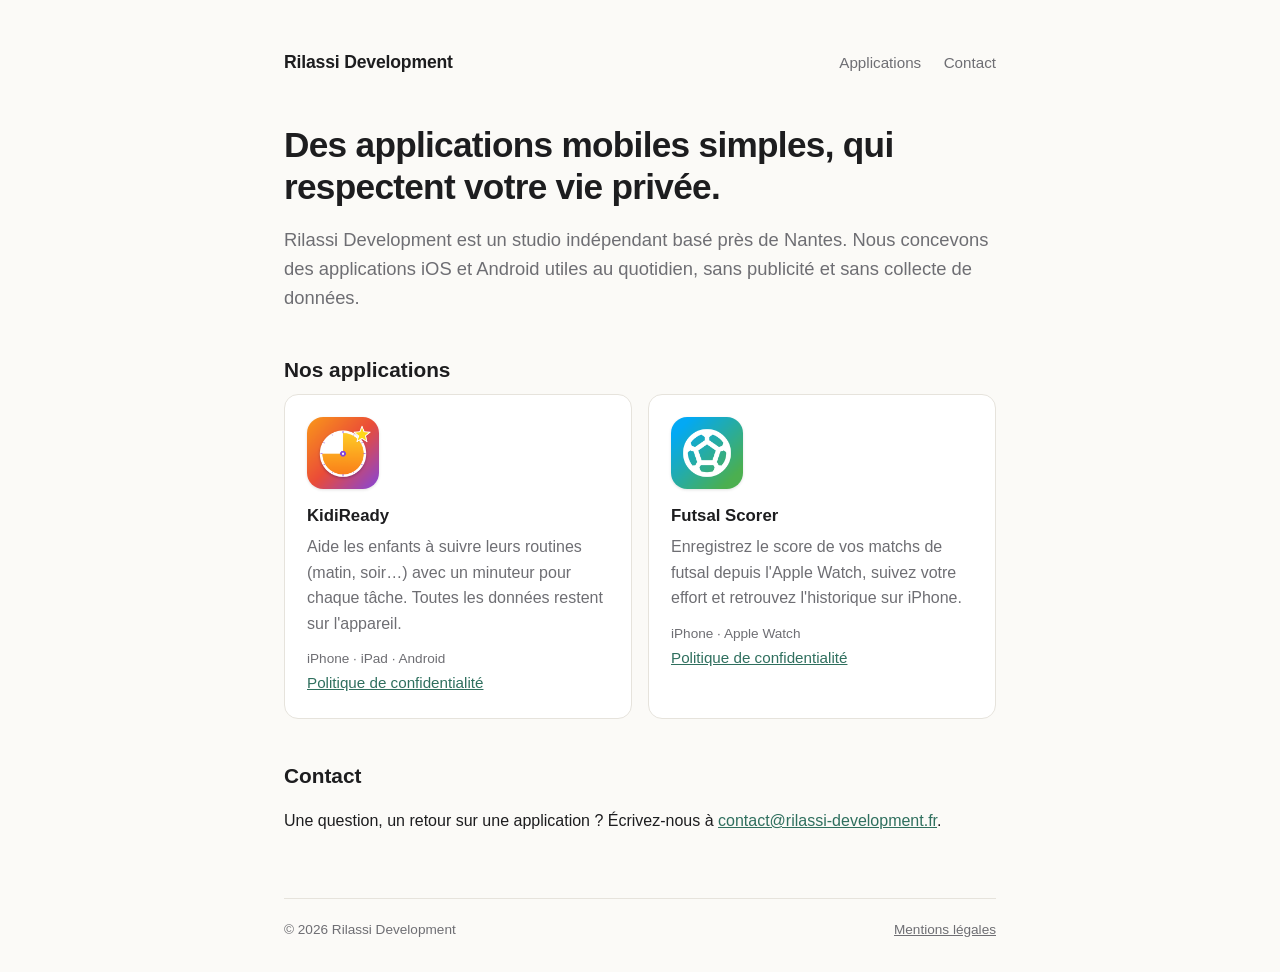
<file: index.html>
<!DOCTYPE html>
<html lang="fr">
<head>
  <meta charset="utf-8">
  <meta name="viewport" content="width=device-width, initial-scale=1">
  <title>Rilassi Development — Applications mobiles</title>
  <meta name="description" content="Rilassi Development conçoit et publie des applications mobiles simples et respectueuses de la vie privée : KidiReady et Futsal Scorer.">
  <link rel="stylesheet" href="/style.css">
</head>
<body>
  <div class="wrap">
    <header class="site">
      <a class="brand" href="/">Rilassi Development</a>
      <nav>
        <a href="#apps">Applications</a>
        <a href="#contact">Contact</a>
      </nav>
    </header>

    <main>
      <h1>Des applications mobiles simples, qui respectent votre vie privée.</h1>
      <p class="lead">Rilassi Development est un studio indépendant basé près de Nantes. Nous concevons des applications iOS et Android utiles au quotidien, sans publicité et sans collecte de données.</p>

      <h2 id="apps">Nos applications</h2>
      <div class="apps">
        <article class="app">
          <img class="icon" src="/img/kidiready.png" alt="Icône de KidiReady" width="72" height="72">
          <h3>KidiReady</h3>
          <p>Aide les enfants à suivre leurs routines (matin, soir…) avec un minuteur pour chaque tâche. Toutes les données restent sur l'appareil.</p>
          <div class="platforms">iPhone · iPad · Android</div>
          <div class="links"><a href="/kidiready/confidentialite.html">Politique de confidentialité</a></div>
        </article>
        <article class="app">
          <img class="icon" src="/img/futsalscorer.png" alt="Icône de Futsal Scorer" width="72" height="72">
          <h3>Futsal Scorer</h3>
          <p>Enregistrez le score de vos matchs de futsal depuis l'Apple Watch, suivez votre effort et retrouvez l'historique sur iPhone.</p>
          <div class="platforms">iPhone · Apple Watch</div>
          <div class="links"><a href="/futsalscorer/confidentialite.html">Politique de confidentialité</a></div>
        </article>
      </div>

      <h2 id="contact">Contact</h2>
      <p>Une question, un retour sur une application ? Écrivez-nous à <a href="mailto:contact@rilassi-development.fr">contact@rilassi-development.fr</a>.</p>
    </main>

    <footer class="site">
      <span>© 2026 Rilassi Development</span>
      <a href="/mentions-legales.html">Mentions légales</a>
    </footer>
  </div>
</body>
</html>
</file>
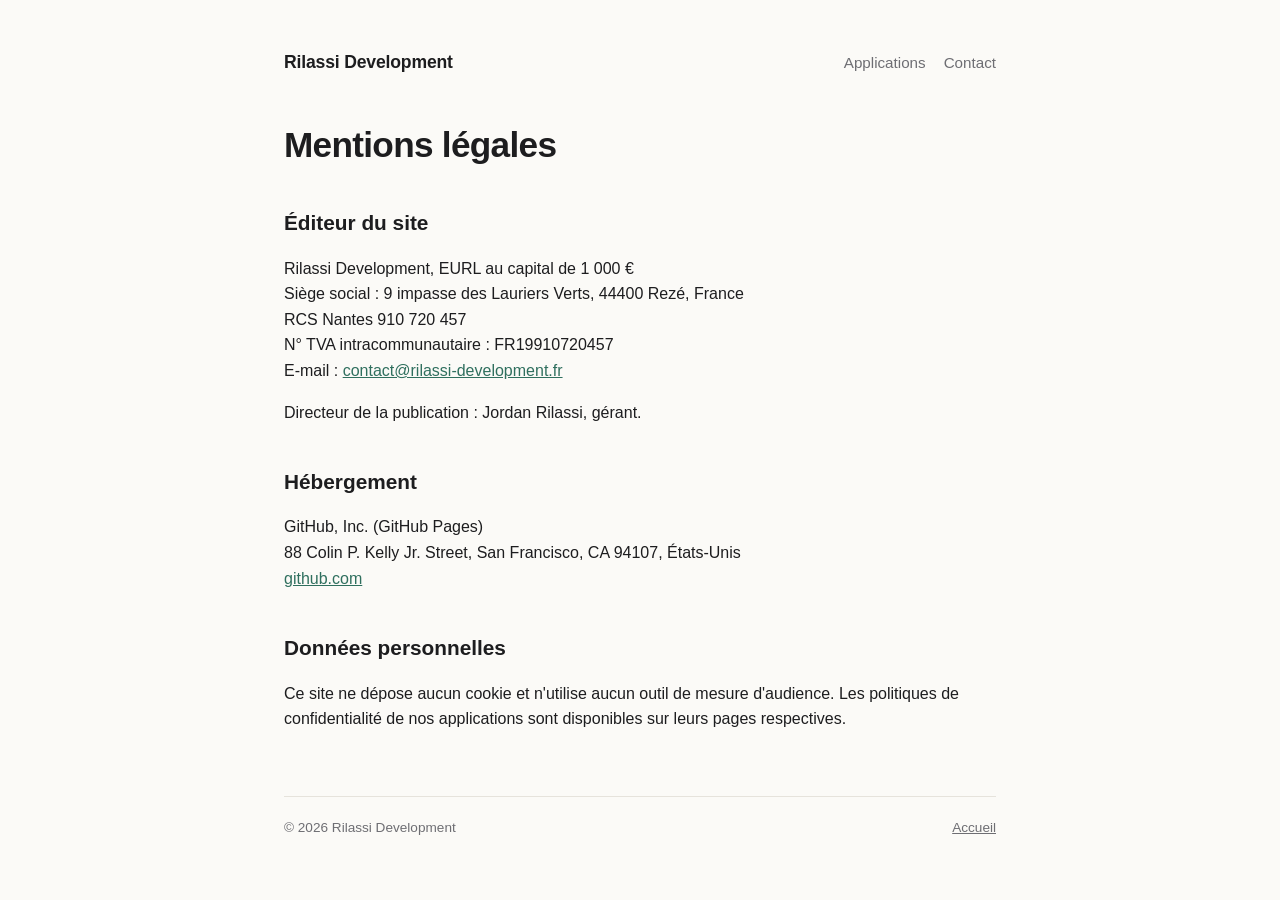
<file: mentions-legales.html>
<!DOCTYPE html>
<html lang="fr">
<head>
  <meta charset="utf-8">
  <meta name="viewport" content="width=device-width, initial-scale=1">
  <title>Mentions légales — Rilassi Development</title>
  <link rel="stylesheet" href="/style.css">
</head>
<body>
  <div class="wrap">
    <header class="site">
      <a class="brand" href="/">Rilassi Development</a>
      <nav><a href="/#apps">Applications</a><a href="/#contact">Contact</a></nav>
    </header>

    <main>
      <h1>Mentions légales</h1>

      <h2>Éditeur du site</h2>
      <p>
        Rilassi Development, EURL au capital de 1 000 €<br>
        Siège social : 9 impasse des Lauriers Verts, 44400 Rezé, France<br>
        RCS Nantes 910 720 457<br>
        N° TVA intracommunautaire : FR19910720457<br>
        E-mail : <a href="mailto:contact@rilassi-development.fr">contact@rilassi-development.fr</a>
      </p>
      <p>Directeur de la publication : Jordan Rilassi, gérant.</p>

      <h2>Hébergement</h2>
      <p>
        GitHub, Inc. (GitHub Pages)<br>
        88 Colin P. Kelly Jr. Street, San Francisco, CA 94107, États-Unis<br>
        <a href="https://github.com">github.com</a>
      </p>

      <h2>Données personnelles</h2>
      <p>Ce site ne dépose aucun cookie et n'utilise aucun outil de mesure d'audience. Les politiques de confidentialité de nos applications sont disponibles sur leurs pages respectives.</p>
    </main>

    <footer class="site">
      <span>© 2026 Rilassi Development</span>
      <a href="/">Accueil</a>
    </footer>
  </div>
</body>
</html>
</file>
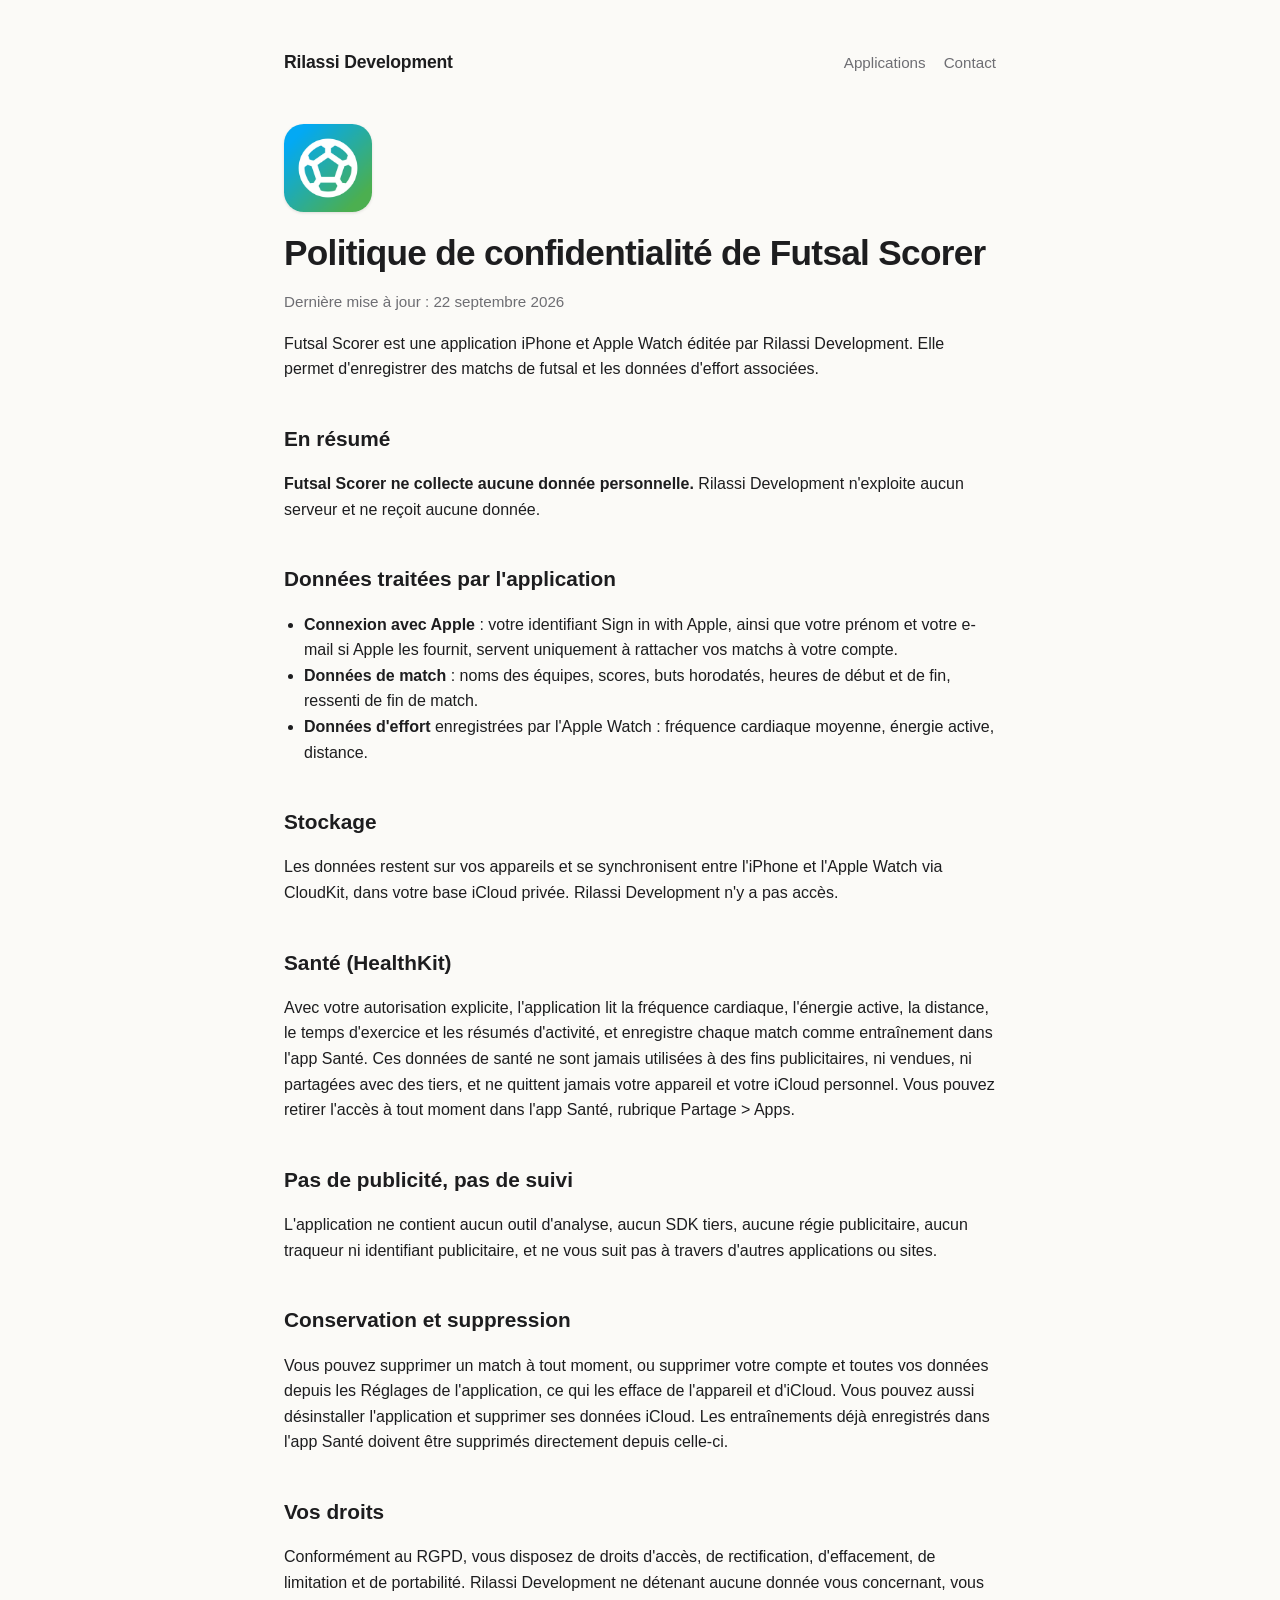
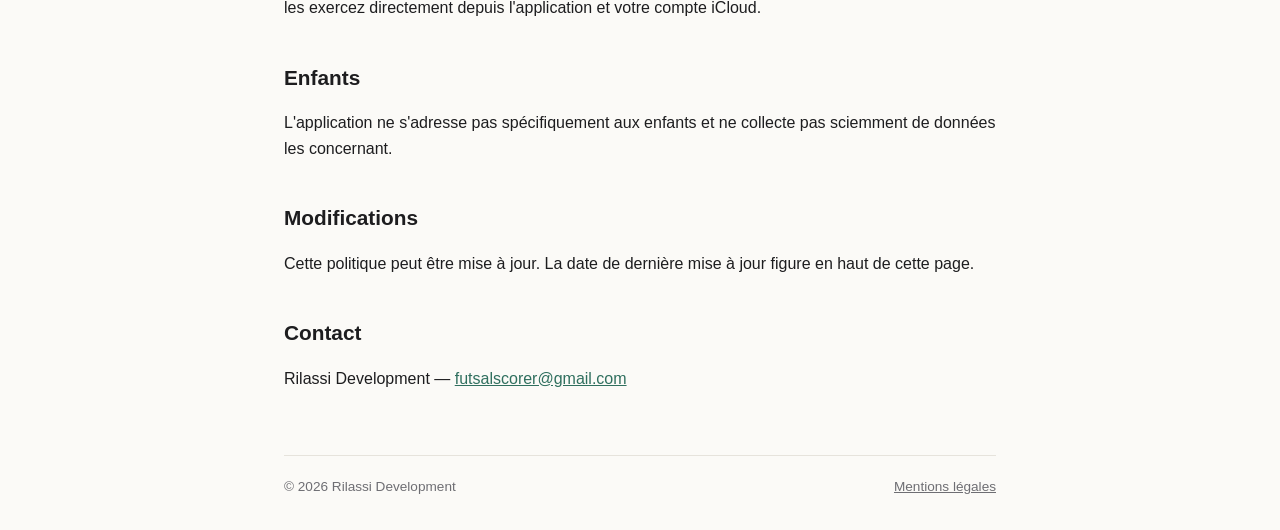
<file: futsalscorer/confidentialite.html>
<!DOCTYPE html>
<html lang="fr">
<head>
  <meta charset="utf-8">
  <meta name="viewport" content="width=device-width, initial-scale=1">
  <title>Futsal Scorer — Politique de confidentialité</title>
  <link rel="stylesheet" href="/style.css">
</head>
<body>
  <div class="wrap">
    <header class="site">
      <a class="brand" href="/">Rilassi Development</a>
      <nav><a href="/#apps">Applications</a><a href="/#contact">Contact</a></nav>
    </header>

    <main>
      <img class="page-icon" src="/img/futsalscorer.png" alt="Icône de Futsal Scorer" width="88" height="88">
      <h1>Politique de confidentialité de Futsal Scorer</h1>
      <p class="meta">Dernière mise à jour : 22 septembre 2026</p>

      <p>Futsal Scorer est une application iPhone et Apple Watch éditée par Rilassi Development. Elle permet d'enregistrer des matchs de futsal et les données d'effort associées.</p>

      <h2>En résumé</h2>
      <p><strong>Futsal Scorer ne collecte aucune donnée personnelle.</strong> Rilassi Development n'exploite aucun serveur et ne reçoit aucune donnée.</p>

      <h2>Données traitées par l'application</h2>
      <ul>
        <li><strong>Connexion avec Apple</strong> : votre identifiant Sign in with Apple, ainsi que votre prénom et votre e-mail si Apple les fournit, servent uniquement à rattacher vos matchs à votre compte.</li>
        <li><strong>Données de match</strong> : noms des équipes, scores, buts horodatés, heures de début et de fin, ressenti de fin de match.</li>
        <li><strong>Données d'effort</strong> enregistrées par l'Apple Watch : fréquence cardiaque moyenne, énergie active, distance.</li>
      </ul>

      <h2>Stockage</h2>
      <p>Les données restent sur vos appareils et se synchronisent entre l'iPhone et l'Apple Watch via CloudKit, dans votre base iCloud privée. Rilassi Development n'y a pas accès.</p>

      <h2>Santé (HealthKit)</h2>
      <p>Avec votre autorisation explicite, l'application lit la fréquence cardiaque, l'énergie active, la distance, le temps d'exercice et les résumés d'activité, et enregistre chaque match comme entraînement dans l'app Santé. Ces données de santé ne sont jamais utilisées à des fins publicitaires, ni vendues, ni partagées avec des tiers, et ne quittent jamais votre appareil et votre iCloud personnel. Vous pouvez retirer l'accès à tout moment dans l'app Santé, rubrique Partage &gt; Apps.</p>

      <h2>Pas de publicité, pas de suivi</h2>
      <p>L'application ne contient aucun outil d'analyse, aucun SDK tiers, aucune régie publicitaire, aucun traqueur ni identifiant publicitaire, et ne vous suit pas à travers d'autres applications ou sites.</p>

      <h2>Conservation et suppression</h2>
      <p>Vous pouvez supprimer un match à tout moment, ou supprimer votre compte et toutes vos données depuis les Réglages de l'application, ce qui les efface de l'appareil et d'iCloud. Vous pouvez aussi désinstaller l'application et supprimer ses données iCloud. Les entraînements déjà enregistrés dans l'app Santé doivent être supprimés directement depuis celle-ci.</p>

      <h2>Vos droits</h2>
      <p>Conformément au RGPD, vous disposez de droits d'accès, de rectification, d'effacement, de limitation et de portabilité. Rilassi Development ne détenant aucune donnée vous concernant, vous les exercez directement depuis l'application et votre compte iCloud.</p>

      <h2>Enfants</h2>
      <p>L'application ne s'adresse pas spécifiquement aux enfants et ne collecte pas sciemment de données les concernant.</p>

      <h2>Modifications</h2>
      <p>Cette politique peut être mise à jour. La date de dernière mise à jour figure en haut de cette page.</p>

      <h2>Contact</h2>
      <p>Rilassi Development — <a href="mailto:futsalscorer@gmail.com">futsalscorer@gmail.com</a></p>
    </main>

    <footer class="site">
      <span>© 2026 Rilassi Development</span>
      <a href="/mentions-legales.html">Mentions légales</a>
    </footer>
  </div>
</body>
</html>
</file>
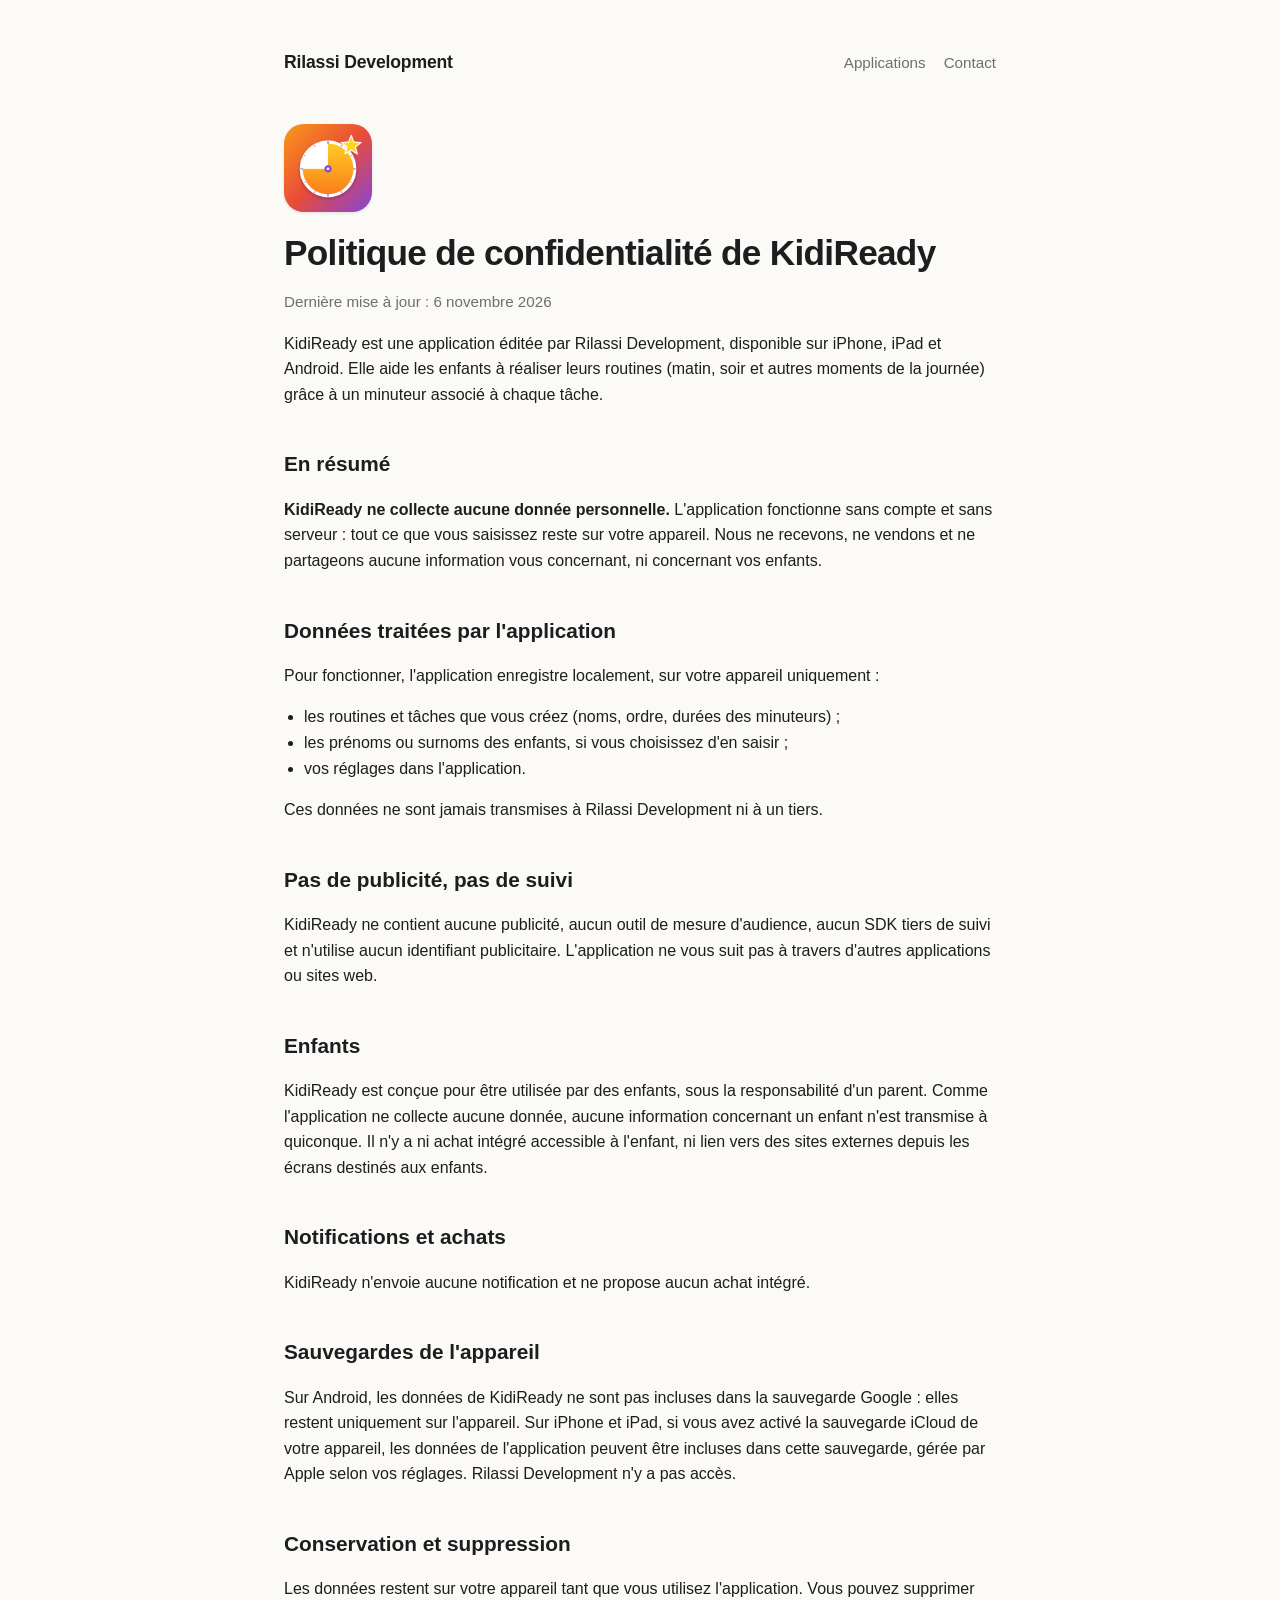
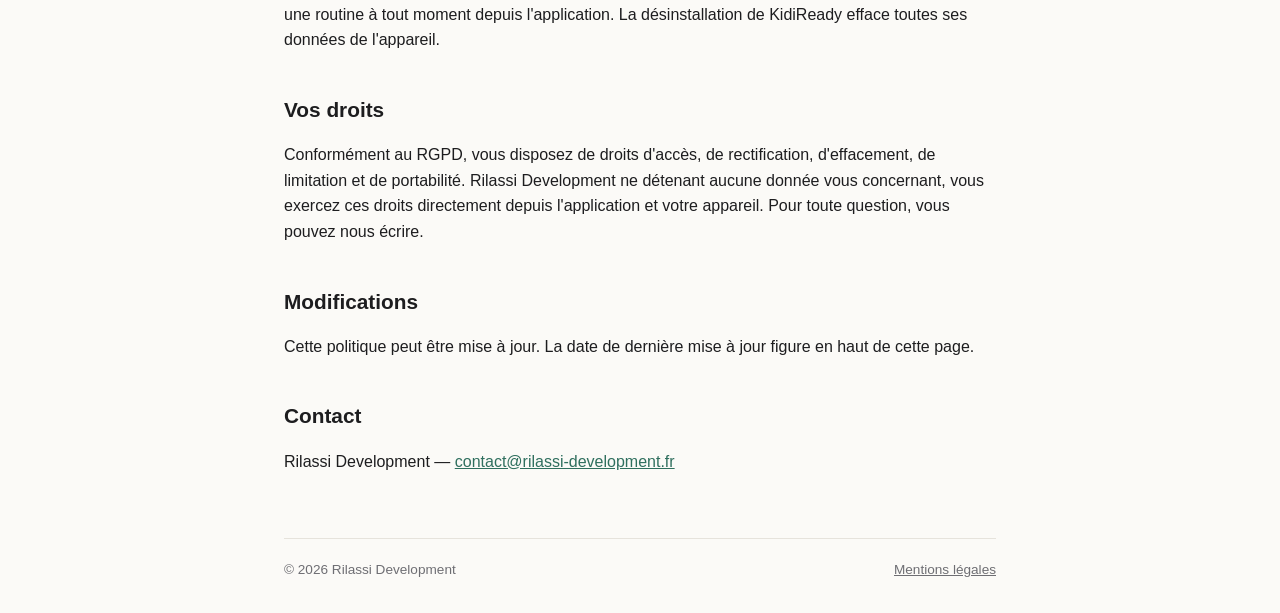
<file: kidiready/confidentialite.html>
<!DOCTYPE html>
<html lang="fr">
<head>
  <meta charset="utf-8">
  <meta name="viewport" content="width=device-width, initial-scale=1">
  <title>KidiReady — Politique de confidentialité</title>
  <link rel="stylesheet" href="/style.css">
</head>
<body>
  <div class="wrap">
    <header class="site">
      <a class="brand" href="/">Rilassi Development</a>
      <nav><a href="/#apps">Applications</a><a href="/#contact">Contact</a></nav>
    </header>

    <main>
      <img class="page-icon" src="/img/kidiready.png" alt="Icône de KidiReady" width="88" height="88">
      <h1>Politique de confidentialité de KidiReady</h1>
      <p class="meta">Dernière mise à jour : 6 novembre 2026</p>

      <p>KidiReady est une application éditée par Rilassi Development, disponible sur iPhone, iPad et Android. Elle aide les enfants à réaliser leurs routines (matin, soir et autres moments de la journée) grâce à un minuteur associé à chaque tâche.</p>

      <h2>En résumé</h2>
      <p><strong>KidiReady ne collecte aucune donnée personnelle.</strong> L'application fonctionne sans compte et sans serveur : tout ce que vous saisissez reste sur votre appareil. Nous ne recevons, ne vendons et ne partageons aucune information vous concernant, ni concernant vos enfants.</p>

      <h2>Données traitées par l'application</h2>
      <p>Pour fonctionner, l'application enregistre localement, sur votre appareil uniquement :</p>
      <ul>
        <li>les routines et tâches que vous créez (noms, ordre, durées des minuteurs) ;</li>
        <li>les prénoms ou surnoms des enfants, si vous choisissez d'en saisir ;</li>
        <li>vos réglages dans l'application.</li>
      </ul>
      <p>Ces données ne sont jamais transmises à Rilassi Development ni à un tiers.</p>

      <h2>Pas de publicité, pas de suivi</h2>
      <p>KidiReady ne contient aucune publicité, aucun outil de mesure d'audience, aucun SDK tiers de suivi et n'utilise aucun identifiant publicitaire. L'application ne vous suit pas à travers d'autres applications ou sites web.</p>

      <h2>Enfants</h2>
      <p>KidiReady est conçue pour être utilisée par des enfants, sous la responsabilité d'un parent. Comme l'application ne collecte aucune donnée, aucune information concernant un enfant n'est transmise à quiconque. Il n'y a ni achat intégré accessible à l'enfant, ni lien vers des sites externes depuis les écrans destinés aux enfants.</p>

      <h2>Notifications et achats</h2>
      <p>KidiReady n'envoie aucune notification et ne propose aucun achat intégré.</p>

      <h2>Sauvegardes de l'appareil</h2>
      <p>Sur Android, les données de KidiReady ne sont pas incluses dans la sauvegarde Google : elles restent uniquement sur l'appareil. Sur iPhone et iPad, si vous avez activé la sauvegarde iCloud de votre appareil, les données de l'application peuvent être incluses dans cette sauvegarde, gérée par Apple selon vos réglages. Rilassi Development n'y a pas accès.</p>

      <h2>Conservation et suppression</h2>
      <p>Les données restent sur votre appareil tant que vous utilisez l'application. Vous pouvez supprimer une routine à tout moment depuis l'application. La désinstallation de KidiReady efface toutes ses données de l'appareil.</p>

      <h2>Vos droits</h2>
      <p>Conformément au RGPD, vous disposez de droits d'accès, de rectification, d'effacement, de limitation et de portabilité. Rilassi Development ne détenant aucune donnée vous concernant, vous exercez ces droits directement depuis l'application et votre appareil. Pour toute question, vous pouvez nous écrire.</p>

      <h2>Modifications</h2>
      <p>Cette politique peut être mise à jour. La date de dernière mise à jour figure en haut de cette page.</p>

      <h2>Contact</h2>
      <p>Rilassi Development — <a href="mailto:contact@rilassi-development.fr">contact@rilassi-development.fr</a></p>
    </main>

    <footer class="site">
      <span>© 2026 Rilassi Development</span>
      <a href="/mentions-legales.html">Mentions légales</a>
    </footer>
  </div>
</body>
</html>
</file>
<file: style.css>
:root {
  --bg: #fbfaf7;
  --text: #1d1d1f;
  --muted: #6e6e73;
  --accent: #2f6f5e;
  --card: #ffffff;
  --border: #e6e3dc;
}
@media (prefers-color-scheme: dark) {
  :root {
    --bg: #141414;
    --text: #f2f2f2;
    --muted: #a1a1a6;
    --accent: #7cc4ad;
    --card: #1e1e1e;
    --border: #2e2e2e;
  }
}
* { box-sizing: border-box; }
body {
  margin: 0;
  font-family: -apple-system, BlinkMacSystemFont, "Segoe UI", Roboto, Helvetica, Arial, sans-serif;
  background: var(--bg);
  color: var(--text);
  line-height: 1.6;
}
.wrap { max-width: 760px; margin: 0 auto; padding: 48px 24px 32px; }
header.site { display: flex; justify-content: space-between; align-items: baseline; gap: 16px; flex-wrap: wrap; margin-bottom: 48px; }
header.site a.brand { font-weight: 700; font-size: 1.1rem; color: var(--text); text-decoration: none; letter-spacing: -0.01em; }
header.site nav a { color: var(--muted); text-decoration: none; margin-left: 18px; font-size: 0.95rem; }
header.site nav a:hover { color: var(--accent); }
h1 { font-size: 2.2rem; line-height: 1.2; letter-spacing: -0.02em; margin: 0 0 16px; }
h2 { font-size: 1.3rem; margin: 40px 0 8px; }
h3 { font-size: 1.05rem; margin: 24px 0 4px; }
p.lead { font-size: 1.15rem; color: var(--muted); margin: 0 0 40px; }
a { color: var(--accent); }
.apps { display: grid; gap: 16px; grid-template-columns: repeat(auto-fit, minmax(260px, 1fr)); }
.app { background: var(--card); border: 1px solid var(--border); border-radius: 14px; padding: 22px; }
.app h3 { margin-top: 0; }
.app .icon { display: block; width: 72px; height: 72px; border-radius: 22.5%; margin-bottom: 14px; box-shadow: 0 1px 3px rgba(0,0,0,0.12); }
.page-icon { display: block; width: 88px; height: 88px; border-radius: 22.5%; margin-bottom: 20px; box-shadow: 0 1px 3px rgba(0,0,0,0.12); }
.app p { margin: 4px 0 12px; color: var(--muted); }
.app .platforms { font-size: 0.85rem; color: var(--muted); }
.app .links a { font-size: 0.95rem; margin-right: 14px; }
.meta { color: var(--muted); font-size: 0.95rem; }
ul { padding-left: 20px; }
footer.site { margin-top: 64px; padding-top: 20px; border-top: 1px solid var(--border); font-size: 0.85rem; color: var(--muted); display: flex; justify-content: space-between; flex-wrap: wrap; gap: 8px; }
footer.site a { color: var(--muted); }
</file>
